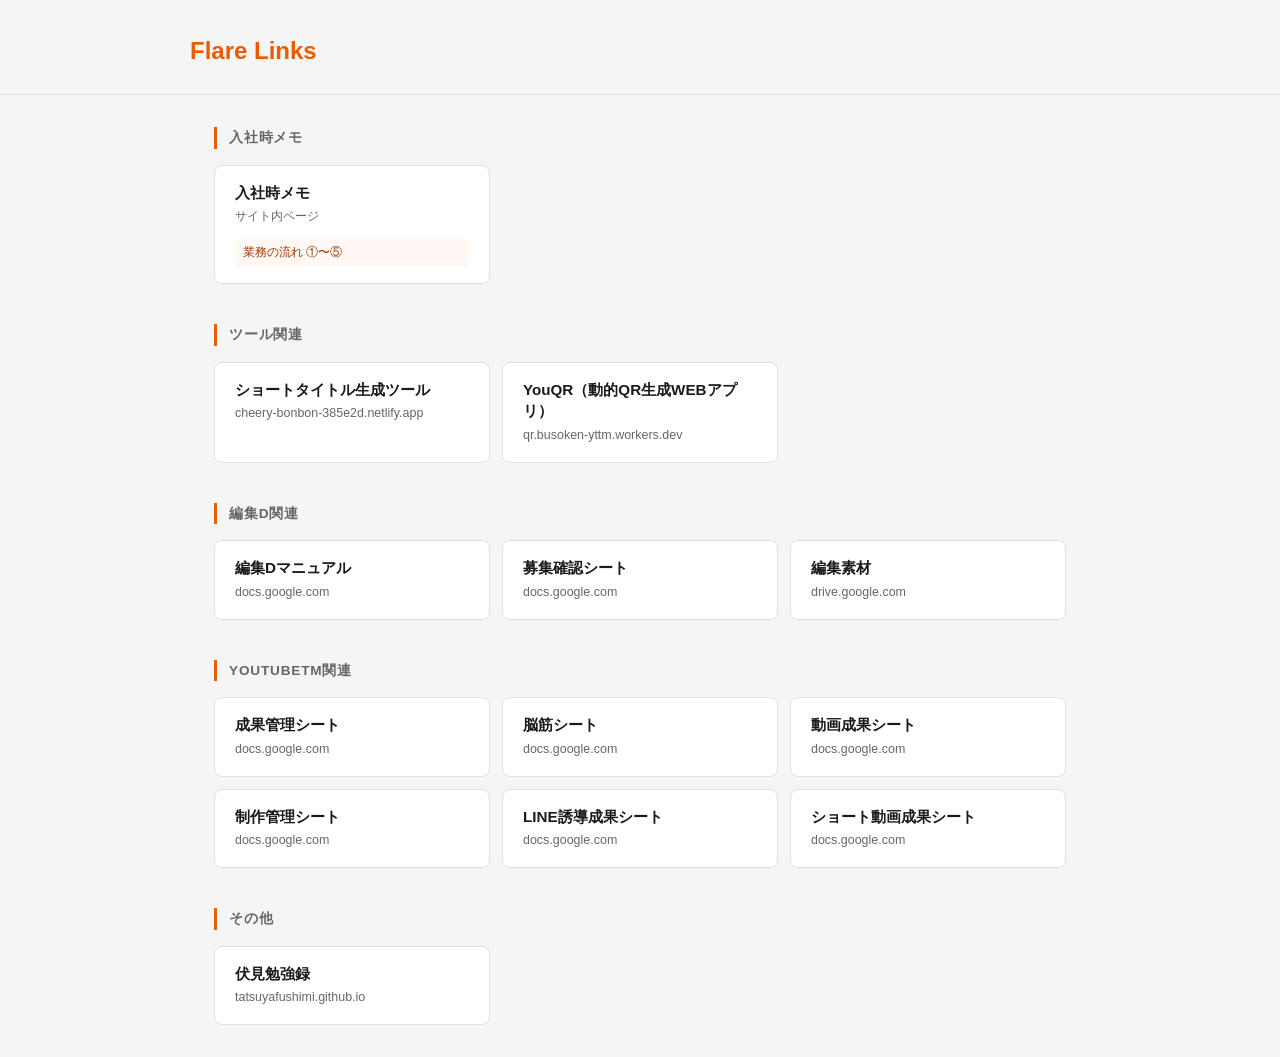
<file: index.html>
<!doctype html>
<html lang="ja">
<head>
  <meta charset="UTF-8">
  <meta name="viewport" content="width=device-width, initial-scale=1.0">
  <title>Flare Links</title>
  <link rel="stylesheet" href="styles.css">
</head>
<body>
  <header>
    <h1>Flare Links</h1>
  </header>
  <main id="app"></main>
  <script src="main.js"></script>
</body>
</html>
</file>
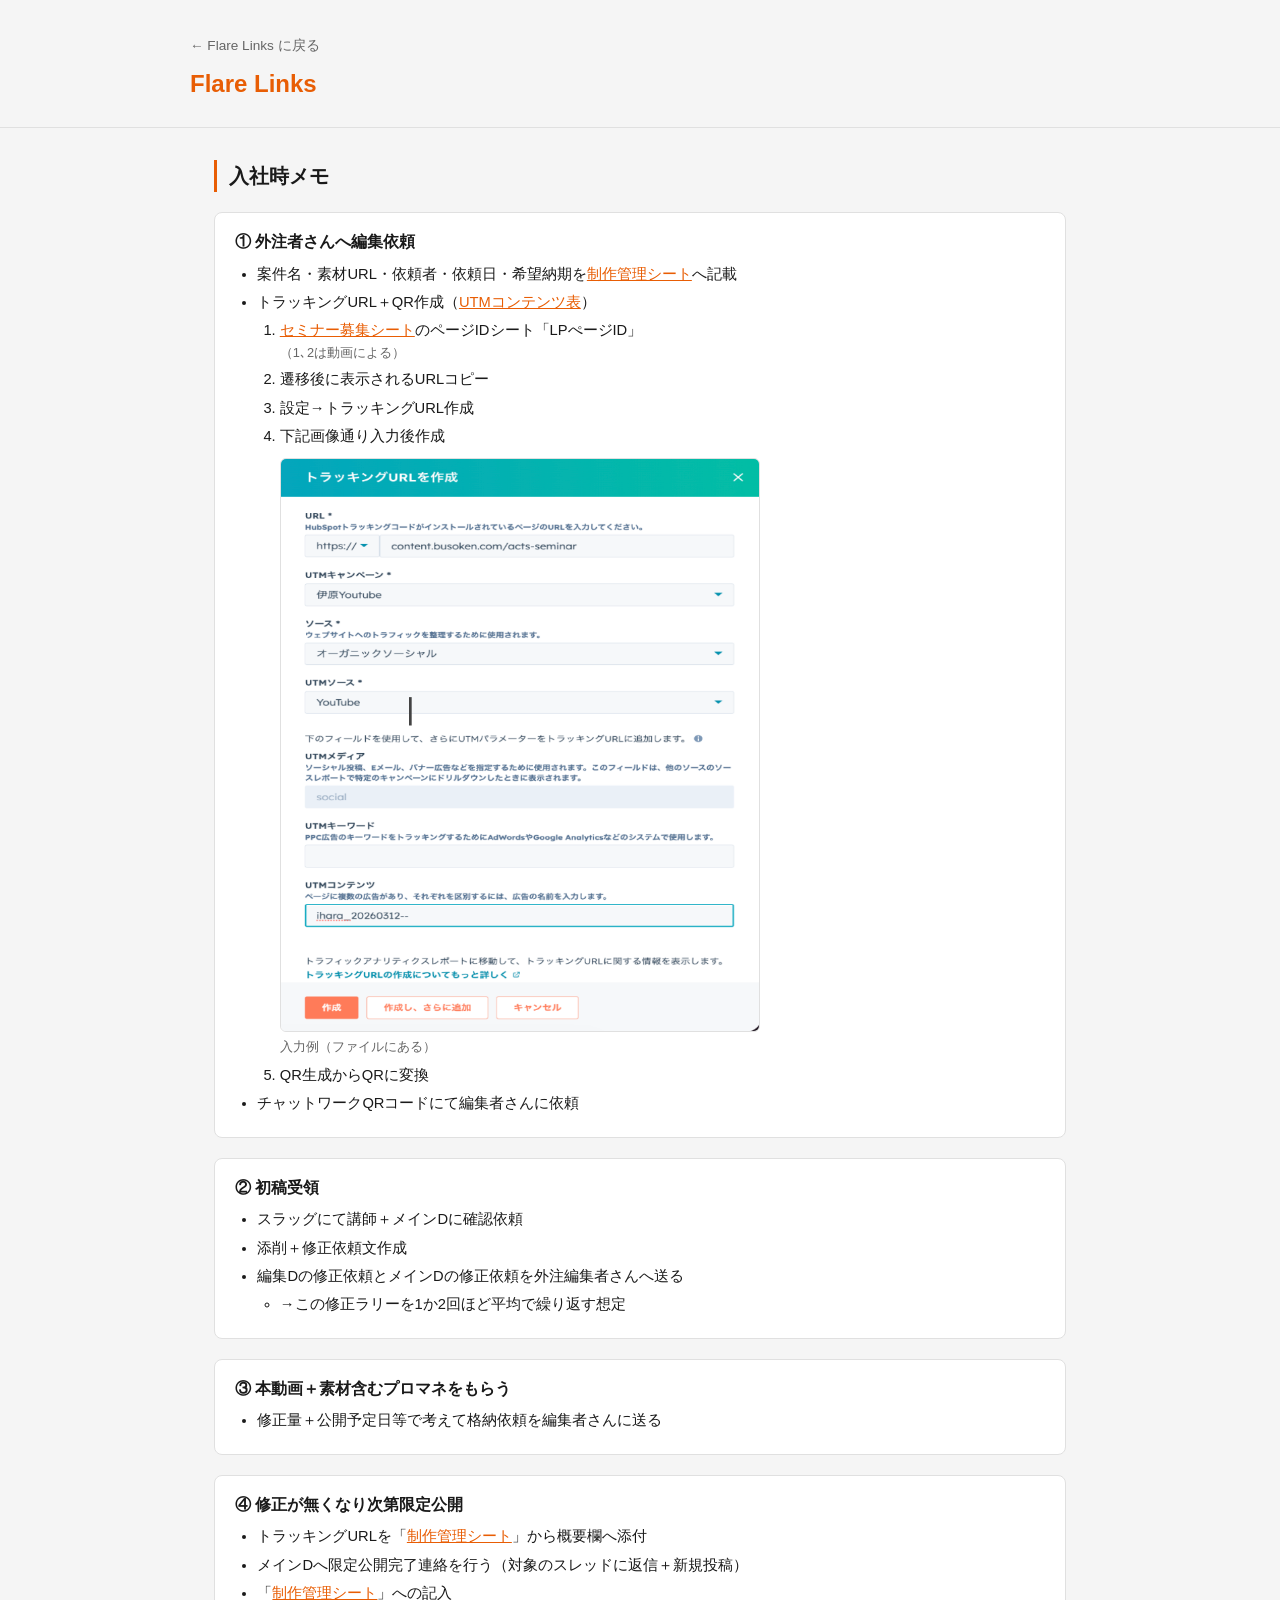
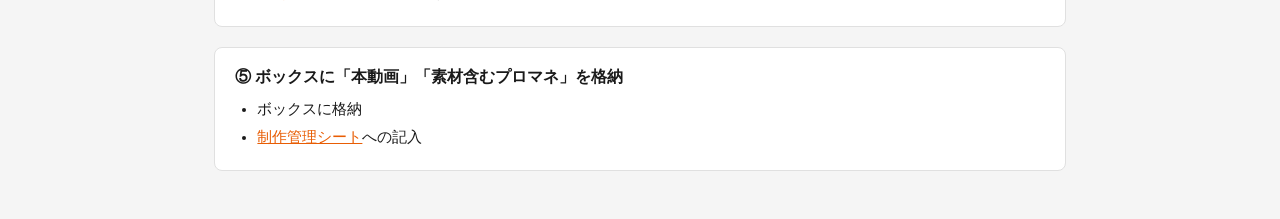
<file: memo.html>
<!doctype html>
<html lang="ja">
<head>
  <meta charset="UTF-8">
  <meta name="viewport" content="width=device-width, initial-scale=1.0">
  <title>入社時メモ | Flare Links</title>
  <link rel="stylesheet" href="styles.css">
</head>
<body>
  <header>
    <div class="header-inner">
      <a class="back-link" href="index.html">← Flare Links に戻る</a>
      <h1>Flare Links</h1>
    </div>
  </header>
  <main class="memo">
    <h2 class="memo-title">入社時メモ</h2>

    <section class="memo-step">
      <h3>① 外注者さんへ編集依頼</h3>
      <ul>
        <li>案件名・素材URL・依頼者・依頼日・希望納期を<a href="https://docs.google.com/spreadsheets/d/1VswrYvsGmY7hKLXwIjh9cptVHqhwthCiy5hatLvn-A4/edit?gid=706953571#gid=706953571" target="_blank" rel="noopener noreferrer">制作管理シート</a>へ記載</li>
        <li>トラッキングURL＋QR作成（<a href="https://docs.google.com/spreadsheets/d/1qxVq29fWslEHScGSp4Kj6JEV6peQErRNGApkwb1SV-I/edit?usp=sharing" target="_blank" rel="noopener noreferrer">UTMコンテンツ表</a>）
          <ol>
            <li><a href="https://docs.google.com/spreadsheets/d/1pKk026tw0bHouOKMGORDZ69tUbN9nIm6ITVrbVWIrQs/edit?gid=201066041#gid=201066041" target="_blank" rel="noopener noreferrer">セミナー募集シート</a>のページIDシート「LPぺージID」
              <span class="memo-aside">（1､2は動画による）</span>
            </li>
            <li>遷移後に表示されるURLコピー</li>
            <li>設定→トラッキングURL作成</li>
            <li>下記画像通り入力後作成
              <figure class="memo-figure">
                <a href="images/tracking-url-settings.png" target="_blank" rel="noopener noreferrer"><img src="images/tracking-url-settings.png" alt="HubSpot「トラッキングURLを作成」画面の入力例（URL・UTMキャンペーン・ソース・UTMソース・UTMコンテンツ等）" width="710" height="850" loading="lazy"></a>
                <figcaption>入力例（ファイルにある）</figcaption>
              </figure>
            </li>
            <li>QR生成からQRに変換</li>
          </ol>
        </li>
        <li>チャットワークQRコードにて編集者さんに依頼</li>
      </ul>
    </section>

    <section class="memo-step">
      <h3>② 初稿受領</h3>
      <ul>
        <li>スラッグにて講師＋メインDに確認依頼</li>
        <li>添削＋修正依頼文作成</li>
        <li>編集Dの修正依頼とメインDの修正依頼を外注編集者さんへ送る
          <ul>
            <li>→この修正ラリーを1か2回ほど平均で繰り返す想定</li>
          </ul>
        </li>
      </ul>
    </section>

    <section class="memo-step">
      <h3>③ 本動画＋素材含むプロマネをもらう</h3>
      <ul>
        <li>修正量＋公開予定日等で考えて格納依頼を編集者さんに送る</li>
      </ul>
    </section>

    <section class="memo-step">
      <h3>④ 修正が無くなり次第限定公開</h3>
      <ul>
        <li>トラッキングURLを「<a href="https://docs.google.com/spreadsheets/d/1VswrYvsGmY7hKLXwIjh9cptVHqhwthCiy5hatLvn-A4/edit?gid=706953571#gid=706953571" target="_blank" rel="noopener noreferrer">制作管理シート</a>」から概要欄へ添付</li>
        <li>メインDへ限定公開完了連絡を行う（対象のスレッドに返信＋新規投稿）</li>
        <li>「<a href="https://docs.google.com/spreadsheets/d/1VswrYvsGmY7hKLXwIjh9cptVHqhwthCiy5hatLvn-A4/edit?gid=706953571#gid=706953571" target="_blank" rel="noopener noreferrer">制作管理シート</a>」への記入</li>
      </ul>
    </section>

    <section class="memo-step">
      <h3>⑤ ボックスに「本動画」「素材含むプロマネ」を格納</h3>
      <ul>
        <li>ボックスに格納</li>
        <li><a href="https://docs.google.com/spreadsheets/d/1VswrYvsGmY7hKLXwIjh9cptVHqhwthCiy5hatLvn-A4/edit?gid=706953571#gid=706953571" target="_blank" rel="noopener noreferrer">制作管理シート</a>への記入</li>
      </ul>
    </section>
  </main>
</body>
</html>
</file>
<file: styles.css>
:root {
  --bg: #f5f5f5;
  --card-bg: #ffffff;
  --text: #1a1a1a;
  --sub: #666666;
  --border: #e0e0e0;
  --accent: #e85d04;
  --note-bg: #fff8f5;
  --note-text: #9a3a00;
}

@media (prefers-color-scheme: dark) {
  :root {
    --bg: #121212;
    --card-bg: #1e1e1e;
    --text: #f0f0f0;
    --sub: #999999;
    --border: #2e2e2e;
    --accent: #ff7d26;
    --note-bg: #2a1a0e;
    --note-text: #ffab6e;
  }

  .link-card:hover {
    box-shadow: 0 2px 8px rgba(255, 255, 255, 0.07);
  }
}

*, *::before, *::after {
  box-sizing: border-box;
  margin: 0;
  padding: 0;
}

body {
  background: var(--bg);
  color: var(--text);
  font-family: -apple-system, BlinkMacSystemFont, 'Segoe UI', sans-serif;
  line-height: 1.6;
  min-height: 100vh;
}

header {
  padding: 2rem 1.5rem 1.5rem;
  border-bottom: 1px solid var(--border);
}

header h1 {
  font-size: 1.5rem;
  font-weight: 700;
  color: var(--accent);
  max-width: 900px;
  margin: 0 auto;
}

#app {
  max-width: 900px;
  margin: 0 auto;
  padding: 2rem 1.5rem;
  display: flex;
  flex-direction: column;
  gap: 2.5rem;
}

.category-heading {
  font-size: 0.85rem;
  font-weight: 700;
  text-transform: uppercase;
  letter-spacing: 0.06em;
  color: var(--sub);
  padding-left: 0.75rem;
  border-left: 3px solid var(--accent);
  margin-bottom: 1rem;
}

.link-grid {
  display: grid;
  grid-template-columns: repeat(auto-fill, minmax(260px, 1fr));
  gap: 0.75rem;
  justify-content: start;
}

.link-card {
  display: flex;
  flex-direction: column;
  gap: 0.25rem;
  padding: 1rem 1.25rem;
  background: var(--card-bg);
  border: 1px solid var(--border);
  border-radius: 8px;
  text-decoration: none;
  color: inherit;
  transition: border-color 0.15s, box-shadow 0.15s;
}

.link-card:hover {
  border-color: var(--accent);
  box-shadow: 0 2px 8px rgba(0, 0, 0, 0.08);
}

.link-card:focus-visible {
  outline: 2px solid var(--accent);
  outline-offset: 2px;
}

.link-card:active {
  transform: scale(0.98);
}

.link-title {
  font-size: 0.95rem;
  font-weight: 600;
  color: var(--text);
  line-height: 1.4;
}

.link-domain {
  font-size: 0.78rem;
  color: var(--sub);
}

.link-note {
  margin-top: 0.5rem;
  font-size: 0.78rem;
  color: var(--note-text);
  background: var(--note-bg);
  border-radius: 4px;
  padding: 0.25rem 0.5rem;
}

.error {
  color: #c0392b;
  font-size: 0.9rem;
  padding: 2rem 0;
}

.loading {
  color: var(--sub);
  text-align: center;
  padding: 40px;
}

@media (max-width: 480px) {
  header {
    padding: 1.25rem 1rem 1rem;
  }

  #app {
    padding: 1.5rem 1rem;
    gap: 2rem;
  }

  .link-grid {
    grid-template-columns: 1fr;
  }
}

@media (prefers-color-scheme: dark) {
  .error {
    color: #e74c3c;
  }
}

/* memo.html */
.header-inner {
  max-width: 900px;
  margin: 0 auto;
}

.back-link {
  display: inline-block;
  margin-bottom: 0.5rem;
  font-size: 0.85rem;
  color: var(--sub);
  text-decoration: none;
}

.back-link:hover {
  color: var(--accent);
}

.memo {
  max-width: 900px;
  margin: 0 auto;
  padding: 2rem 1.5rem 3rem;
  display: flex;
  flex-direction: column;
  gap: 1.25rem;
  overflow-wrap: anywhere;
}

.memo-title {
  font-size: 1.25rem;
  font-weight: 700;
  padding-left: 0.75rem;
  border-left: 3px solid var(--accent);
}

.memo-step {
  background: var(--card-bg);
  border: 1px solid var(--border);
  border-radius: 8px;
  padding: 1rem 1.25rem;
}

.memo-step h3 {
  font-size: 1rem;
  font-weight: 700;
  margin-bottom: 0.5rem;
}

.memo-step ul,
.memo-step ol {
  padding-left: 1.4rem;
  font-size: 0.92rem;
}

.memo-step li {
  margin: 0.3rem 0;
}

.memo-step li > ul,
.memo-step li > ol {
  margin-top: 0.3rem;
}

.memo-step a {
  color: var(--accent);
}

.memo-aside {
  display: block;
  font-size: 0.8rem;
  color: var(--sub);
}

.memo-figure {
  margin: 0.6rem 0 0.4rem;
}

.memo-figure img {
  display: block;
  max-width: min(100%, 480px);
  height: auto;
  border: 1px solid var(--border);
  border-radius: 6px;
}

.memo-figure figcaption {
  margin-top: 0.3rem;
  font-size: 0.8rem;
  color: var(--sub);
}

@media (max-width: 480px) {
  .memo {
    padding: 1.5rem 1rem 2.5rem;
  }

  .memo-step {
    padding: 1rem;
  }
}
</file>
